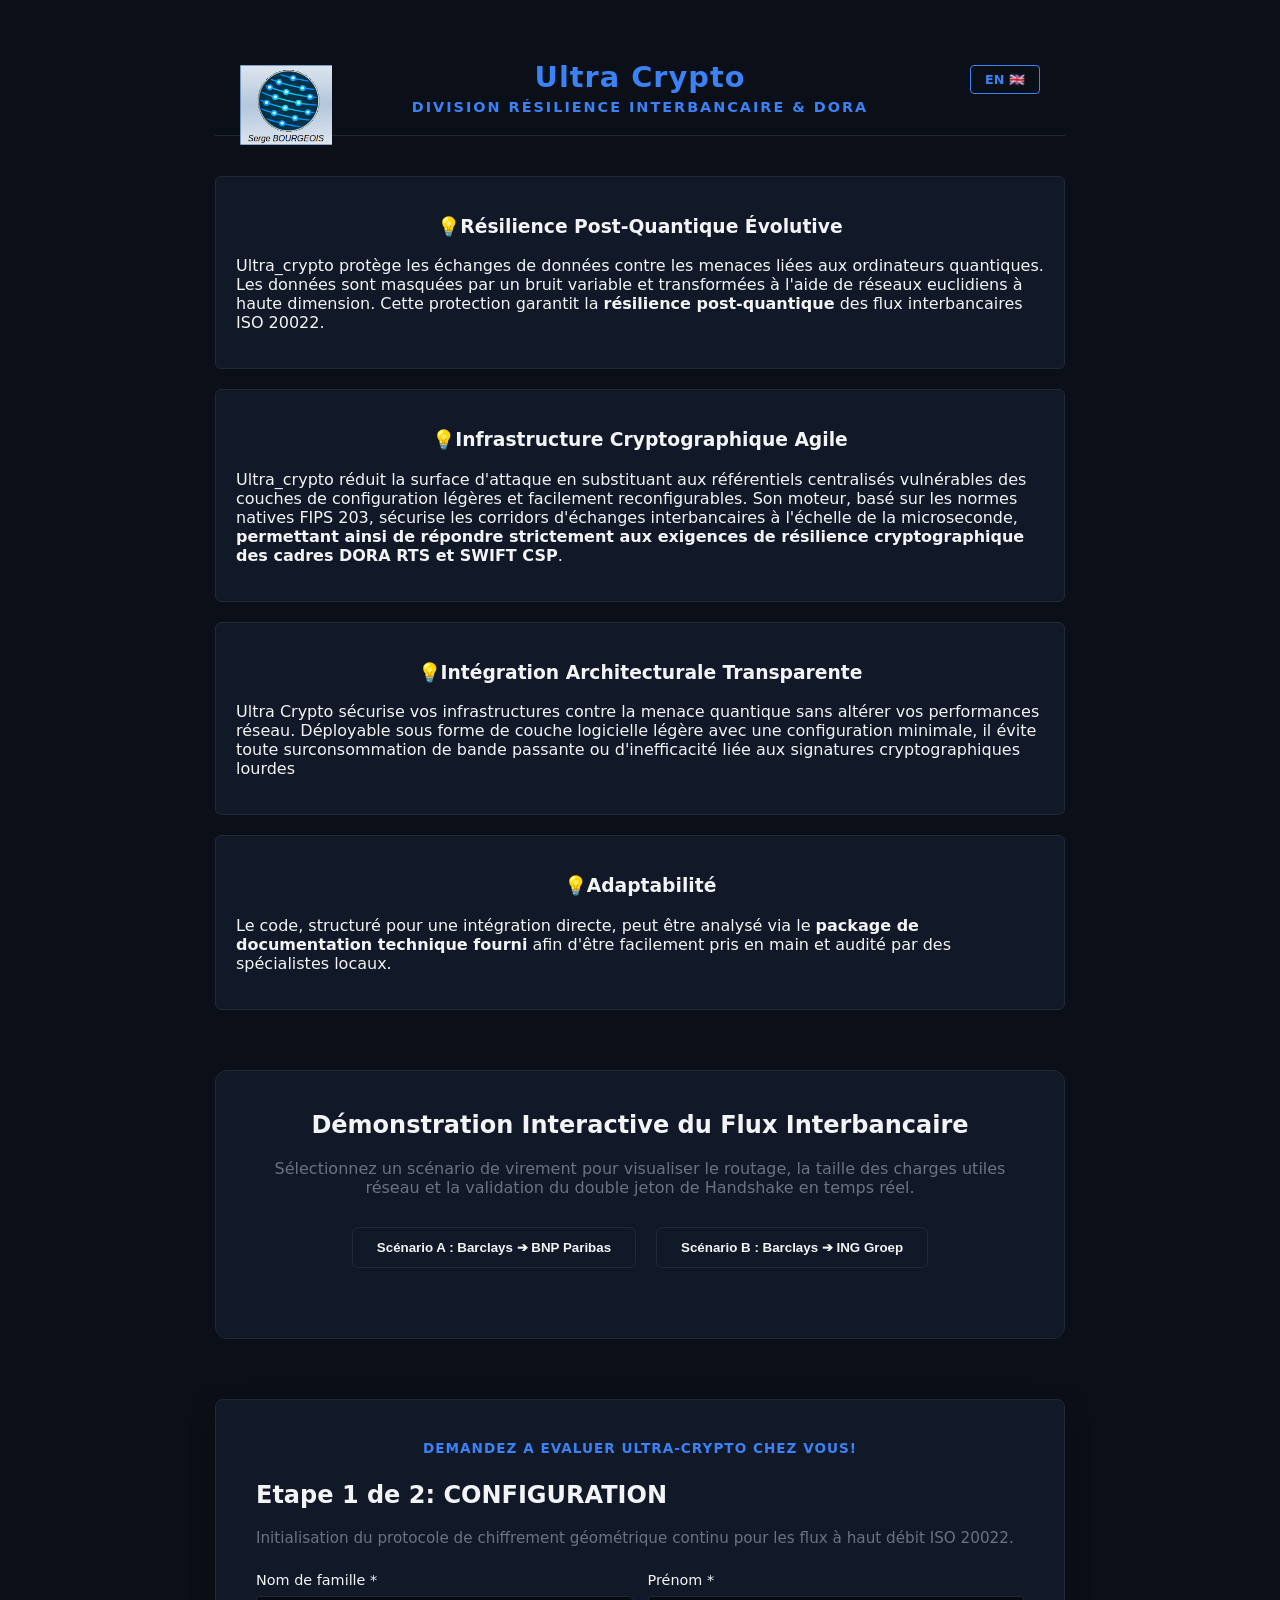
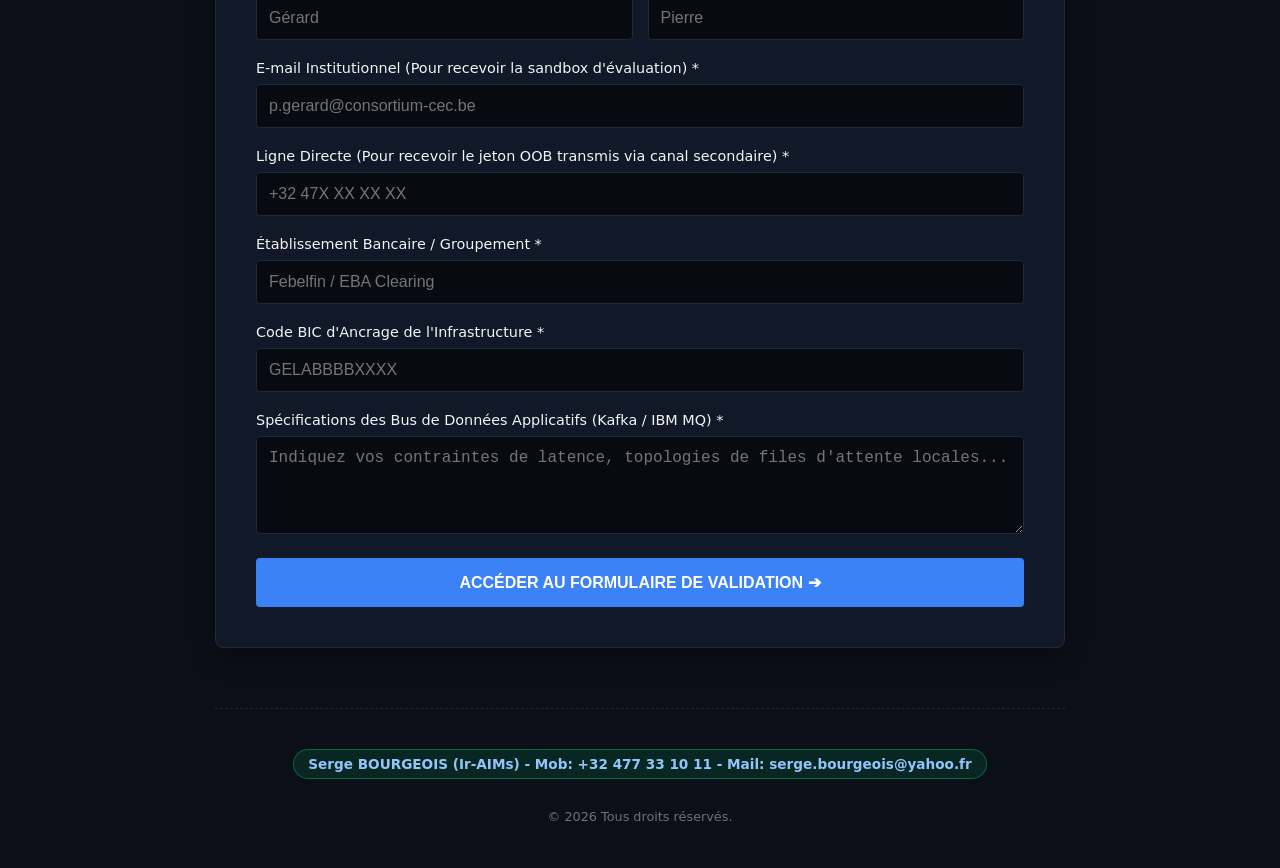
<file: index.html>
<!DOCTYPE html>
<html lang="fr">
<head>
    <meta charset="UTF-8">
    <meta name="viewport" content="width=device-width, initial-scale=1.0">
    <title>ultra_crypto | Passerelle Souveraine Post-Quantique ISO 20022</title>
    <style>
        :root {
            --bg-main: #0b0f17;       /* Noir carbone mat */
            --bg-card: #111827;       /* Boîtes de contrôle */
            --bg-input: #070a10;      /* Champs de saisie */
            --text-main: #f3f4f6;     /* Texte blanc tactique */
            --text-muted: #6b7280;    /* Gris discret */
            --accent-bank: #3b82f6;   /* Bleu électrique bancaire */
            --border: #1f2937;
        }
        body { background-color: var(--bg-main); color: var(--text-main); font-family: system-ui, sans-serif; margin: 0; padding: 0; }
        .container { max-width: 850px; margin: 0 auto; padding: 40px 20px; }
        header { text-align: center; padding: 20px 0; border-bottom: 1px solid var(--border); margin-bottom: 40px; position: relative; }
        .icone { position: absolute; top: 25px; left: 25px; max-height: 80px; width: auto; }
        .logo { font-size: 1.8rem; font-weight: bold; letter-spacing: 1px; }
        .logo span { color: var(--accent-bank); }
        .badge { color: var(--accent-bank); font-weight: bold; font-size: 0.9rem; letter-spacing: 2px; text-transform: uppercase; margin-top: 5px; }
        
        /* INTERRUPTEUR DE LANGUE */
        .lang-switcher { position: absolute; top: 25px; right: 25px; background: transparent; color: var(--accent-bank); border: 1px solid var(--accent-bank); padding: 6px 14px; font-size: 0.8rem; font-weight: bold; text-decoration: none; border-radius: 4px; text-transform: uppercase; transition: all 0.2s ease; }
        .lang-switcher:hover { background: rgba(59, 130, 246, 0.1); box-shadow: 0 0 10px rgba(59, 130, 246, 0.2); }
        
        /* SECTION DEMO */
        .demo-section {
            max-width: 1100px;
            margin: 60px auto;
            padding: 40px 5%;
            background: var(--bg-card);
            border-radius: 12px;
            border: 1px solid var(--border);
        }
        .demo-selector {
            display: flex;
            justify-content: center;
            gap: 20px;
            margin-bottom: 30px;
        }
        .btn-demo {
            background: transparent;
            color: var(--text-main);
            border: 1px solid var(--border);
            padding: 12px 24px;
            border-radius: 6px;
            cursor: pointer;
            font-weight: bold;
            transition: 0.3s;
        }
        .btn-demo.active, .btn-demo:hover {
            background: var(--accent-bank);
            color: #fff;
            border-color: var(--accent-bank);
        }
        .code-box {
            background: #050811;
            padding: 15px;
            border-radius: 6px;
            font-family: "Courier New", Courier, monospace;
            font-size: 0.85rem;
            color: #a6b2cd;
            overflow-x: auto;
            white-space: pre-wrap;
            margin-top: 10px;
            margin-bottom: 20px;
            border: 1px solid #141d36;
        }
        .code-box span { color: #3b82f6; }
        .code-box em { color: #ff007f; font-style: normal; }
        .flow-step { margin-bottom: 30px; border-left: 2px solid var(--border); padding-left: 15px; }
        .flow-step h4 { margin: 0 0 5px 0; color: var(--text-main); }

        /* FORMULAIRE PANELS */
        .card { background: var(--bg-card); border: 1px solid var(--border); padding: 20px; border-radius: 6px; margin-bottom: 20px; }
        .step-panel { display: none; background-color: var(--bg-card); border: 1px solid var(--border); padding: 40px; border-radius: 8px; box-shadow: 0 10px 25px rgba(0,0,0,0.3); }
        .step-panel.active { display: block; }
        .step-indicator { text-align: center; margin-bottom: 25px; font-weight: bold; color: var(--accent-bank); font-size: 0.85rem; letter-spacing: 1px; text-transform: uppercase; }
        label { display: block; margin-bottom: 8px; font-size: 0.9rem; }
        input[type="text"], input[type="email"], input[type="tel"], select, textarea { width: 100%; padding: 12px; background: var(--bg-input); border: 1px solid var(--border); color: #fff; box-sizing: border-box; margin-bottom: 20px; border-radius: 4px; font-size: 1rem; }
        input:focus, select:focus, textarea:focus { border-color: var(--accent-bank); outline: none; }
        .btn-submit { width: 100%; background: var(--accent-bank); color: #fff; border: none; padding: 15px; font-weight: bold; cursor: pointer; text-transform: uppercase; border-radius: 4px; font-size: 1rem; }
        .specs-box { background: #070a10; border: 1px solid var(--accent-bank); padding: 20px; border-radius: 6px; font-family: monospace; font-size: 0.95rem; overflow-y: scroll; max-height: 200px; color: #93c5fd; margin-bottom: 25px; line-height: 1.6; }
        .pipeline-box { background: #070a10; border: 1px solid var(--border); padding: 25px; border-radius: 6px; margin: 30px 0; }
        
        /* FOOTER NETTOYÉ */
        footer {
            margin-top: 60px;
            padding-top: 40px;
            border-top: 1px dashed var(--border);
            text-align: center;
        }
        .badge-polytech {
            background: rgba(0, 255, 135, 0.1);
            color: #93c5fd;
            padding: 6px 14px;
            border-radius: 20px;
            font-size: 0.85rem;
            font-weight: bold;
            border: 1px solid rgba(0, 255, 135, 0.3);
            display: inline-block;
            margin-bottom: 5px;
        }
    </style>
</head>
<body>
    <div class="container">
        <header>
            <img class="icone" src="logo_engineering.png" alt="Serge Bourgeois">
            <a class="lang-switcher" href="en.html" >EN 🇬🇧</a>
            <div class="logo"><span>Ultra Crypto</span></div>
            <div class="badge">DIVISION RÉSILIENCE INTERBANCAIRE & DORA</div>
        </header>

        <!-- Les cartes de forces et la démo doivent être HORS du formulaire d'inscription -->
       <div class="card">
            <h3 style="text-align: center;">💡Résilience Post-Quantique Évolutive</h3>
            <p>Ultra_crypto protège les échanges de données contre les menaces liées aux ordinateurs quantiques. Les données sont masquées par un bruit variable et transformées à l'aide de réseaux euclidiens à haute dimension. Cette protection garantit la <strong>résilience post-quantique</strong> des flux interbancaires ISO 20022.</p>
        </div>

        <div class="card">
            <h3 style="text-align: center;">💡Infrastructure Cryptographique Agile</h3>
            <p>Ultra_crypto réduit la surface d'attaque en substituant aux référentiels centralisés vulnérables des couches de configuration légères et facilement reconfigurables. Son moteur, basé sur les normes natives FIPS 203, sécurise les corridors d'échanges interbancaires à l'échelle de la microseconde, <strong>permettant ainsi de répondre strictement aux exigences de résilience cryptographique des cadres DORA RTS et SWIFT CSP</strong>.</p>
        </div>
        <div class="card">
            <h3 style="text-align: center;">💡Intégration Architecturale Transparente</h3>
            <p>Ultra Crypto sécurise vos infrastructures contre la menace quantique sans altérer vos performances réseau. Déployable sous forme de couche logicielle légère avec une configuration minimale, il évite toute surconsommation de bande passante ou d'inefficacité liée aux signatures cryptographiques lourdes</p>
        </div>

        <div class="card">
            <h3 style="text-align: center;">💡Adaptabilité</h3>
            <p>Le code, structuré pour une intégration directe, peut être analysé via le <strong>package de documentation technique fourni</strong> afin d'être facilement pris en main et audité par des spécialistes locaux.</p>
        </div>

        <!-- Demonstration interactive (HORS du formulaire pour éviter les conflits de clics) -->
        <section class="demo-section" id="demo">
            <h2 style="text-align: center; margin-top: 0;">Démonstration Interactive du Flux Interbancaire</h2>
            <p style="text-align: center; color: var(--text-muted); margin-bottom: 30px;">Sélectionnez un scénario de virement pour visualiser le routage, la taille des charges utiles réseau et la validation du double jeton de Handshake en temps réel.</p>
            
            <div class="demo-selector">
                <button type="button" class="btn-demo active" onclick="lancerSimulation('BNP')">Scénario A : Barclays ➔ BNP Paribas</button>
                <button type="button" class="btn-demo" onclick="lancerSimulation('ING')">Scénario B : Barclays ➔ ING Groep</button>
            </div>

            <div class="flow-container" id="flow-display">
                <!-- Les étapes dynamiques s'afficheront ici via JavaScript -->
            </div>
        </section>

        <!-- OUVERTURE PROPRE DU FORMULAIRE UNIQUE SÉCURISÉ -->
        <form id="form-bank-spa">
            
            <!-- STEP 1 : PARAMÉTRAGE -->
            <div id="step-panel-1" class="step-panel active">
                <div class="step-indicator">DEMANDEZ A EVALUER Ultra-Crypto CHEZ VOUS!</div>
                <h2>Etape 1 de 2: CONFIGURATION</h2>
                <p style="color: var(--text-muted); font-size: 0.95rem; margin-bottom: 25px;">Initialisation du protocole de chiffrement géométrique continu pour les flux à haut débit ISO 20022.</p>

                <div style="display: flex; gap: 15px; flex-wrap: wrap;">
                    <div style="flex: 1; min-width: 200px;">
                        <label for="last_name">Nom de famille *</label>
                        <input type="text" id="last_name" name="last_name" required placeholder="Gérard">
                    </div>
                    <div style="flex: 1; min-width: 200px;">
                        <label for="first_name">Prénom *</label>
                        <input type="text" id="first_name" name="first_name" required placeholder="Pierre">
                    </div>
                </div>

                <label for="email">E-mail Institutionnel (Pour recevoir la sandbox d'évaluation) *</label>
                <input type="email" id="email" name="email" required placeholder="p.gerard@consortium-cec.be">

                <label for="phone">Ligne Directe (Pour recevoir le jeton OOB transmis via canal secondaire) *</label>
                <input type="tel" id="phone" name="phone" required placeholder="+32 47X XX XX XX">

                <label for="org">Établissement Bancaire / Groupement *</label>
                <input type="text" id="org" name="institution" required placeholder="Febelfin / EBA Clearing">

                <label for="bic">Code BIC d'Ancrage de l'Infrastructure *</label>
                <input type="text" id="bic" name="bic_code" required placeholder="GELABBBBXXXX">

                <label for="msg">Spécifications des Bus de Données Applicatifs (Kafka / IBM MQ) *</label>
                <textarea id="msg" name="message_contraintes_step1" rows="4" required placeholder="Indiquez vos contraintes de latence, topologies de files d'attente locales..."></textarea>

                <button type="button" class="btn-submit" id="btn-to-step-2">Accéder au formulaire de validation ➔</button>
            </div>

            <!-- STEP 2 : AUDIT ET SIGNATURE -->
            <div id="step-panel-2" class="step-panel">
                <div class="step-indicator">VALIDATION TECHNIQUE</div>
                <h2>Etape 2 de 2: Approbation pour l'accès aux ressources d'audit</h2>
                
                <div class="specs-box">
                    SPÉCIFICATION CADRE DIRECTIVE RÉGLEMENTAIRE DORA<br>
                    ------------------------------------------------<br>
                    SOLUTION : Moteur de Production ultra_crypto v6.0.0 (16D/128D)<br>
                    AUTONOMIE : Zéro dépendance tiers via transfert complet du code source Rust.<br><br>
                    1. ALIGNEMENT NIST & TOPOLOGIE AVANCÉE :<br>
                    Le moteur applique une rotation topologique continue en haute dimension basée sur le code BIC d'ancrage. L'intégration de primitives standardisées préserve la bande passante (surcharge limitée à &lt; 0,4 Ko par message pacs.008).<br><br>
                    2. PROTOCOLE ANTI-REJEU & BOUCLIER ÉPHÉMÈRE :<br>
                    L'enveloppe technique intègre des chrono-sceaux infra-millisecondes et une destruction immédiate des jetons éphémères de handshake synchrones après validation unique, bloquant toute tentative d'injection par rejeu réseau.
                </div>

                <label for="legal_signature">Validation technique légale (Saisissez Nom Complet & Organisation) *</label>
                <input type="text" id="legal_signature" name="legal_signature" required placeholder="Je valide l'analyse du guide technique ultra_crypto">

                <div style="margin-bottom: 25px; display: flex; align-items: flex-start; gap: 10px;">
                    <input type="checkbox" id="rgpd_bank" name="rgpd_consent" value="YES" style="margin-top: 4px;" required>
                    <label for="rgpd_bank" style="font-size: 0.85rem; color: var(--text-muted);">
                        J'accepte le traitement de mes coordonnées pour l'accès sécurisé à la Sandbox locale, conformément au RGPD.
                    </label>
                </div>

                <button type="submit" class="btn-submit" id="btn-final-submit">Valider et Soumettre la demande de Sandbox pour audit</button>
            </div>
        </form>
       <!-- STEP 3 : SUIVI PIPELINE (HORS FORMULAIRE) -->
        <div id="step-panel-3" class="step-panel">
            <div style="text-align: center; font-size: 3.5rem; color: var(--accent-bank); margin-bottom: 15px;">🛡️</div>
            <h2 style="text-align: center;">Dossier d'Audit Verrouillé (Chrono-Sceau 16D)</h2>
            <div class="pipeline-box">
                <h4 style="margin-top:0; color:var(--accent-bank);">Statut de livraison de votre infrastructure :</h4>
                <ol style="color: #93c5fd; line-height: 1.8;">
                    <li><strong>Configuration du Blueprint :</strong> Génération par le Dr. Ir. S. Bourgeois de votre environnement d'évaluation conteneurisé.</li>
                    <li><strong>Dispatch OOB :</strong> Transmission de l'archive par e-mail et du token d'activation via WhatsApp Business.</li>
                </ol>
            </div>
        </div>

        <!-- PIED DE PAGE ACCRÉDITÉ -->
        <footer>
            <div class="badge-polytech">Serge BOURGEOIS (Ir-AIMs) - Mob: +32 477 33 10 11 - Mail: serge.bourgeois@yahoo.fr</div> 
            <div style="font-size: 0.8rem; color: var(--text-muted); margin-top: 25px;"> &copy; <span id="copyright"></span> Tous droits réservés.</div>
        </footer>
    </div>

    <script>
    // Configuration dynamique des cibles bancaires (sans aucune constante cryptographique en dur)
    const simulations = {
        BNP: {
            banque_dest: "BNP PARIBAS",
            bic_dest: "BNPAFRPPXXX",
            len_in: "324",
            len_out: "678",
            r: "0.3542"
        },
        ING: {
            banque_dest: "ING GROEP",
            bic_dest: "INGBNL2AXXX",
            len_in: "324",
            len_out: "678",
            r: "0.7814"
        }
    };

    // Générateur automatique de jetons de handshake éphémères (Substitution des constantes)
    function genererTokenAleatoire(longueur) {
        const caracteres = 'abcdef0123456789';
        let resultat = '';
        for (let i = 0; i < longueur; i++) {
            resultat += caracteres.charAt(Math.floor(Math.random() * caracteres.length));
        }
        return resultat;
    }

    // Générateur dynamique de vecteur opaque pour simuler la charge utile 128D
    function genererVecteurAleatoire() {
        const fragments = [
            'Yt4TJ1V6zD+bBri4kZvQP0FpT9gELd',
            'K9pLM2N4xZ+qWrs5tYvBN0PlK8mNDf',
            'Rt7XP9Z2wQ+mKst4vPxLD1Aoz7bXw2'
        ];
        const base = fragments[Math.floor(Math.random() * fragments.length)];
        return base + "...[" + genererTokenAleatoire(8).toUpperCase() + "_SCEAU_MUTABLE]";
    }

    function lancerSimulation(cible) {
        // Gestion de l'état actif sur les boutons de scénarios
        document.querySelectorAll('.btn-demo').forEach(btn => btn.classList.remove('active'));
        
        // Capture propre de l'événement utilisateur pour éviter le bug d'indisponibilité
        const e = window.event;
        if (e && e.target) {
            const targetBtn = e.target.closest('.btn-demo');
            if (targetBtn) targetBtn.classList.add('active');
        }

        const data = simulations[cible];
        const container = document.getElementById('flow-display');
        if (!container || !data) return;

        // Génération instantanée et volatile des jetons et du vecteur à chaque exécution
        const jetonEmission = genererTokenAleatoire(16);
        const jetonReception = genererTokenAleatoire(16);
        const vecteurOpaque = genererVecteurAleatoire();
        
        // Injection du flux technique mis à jour
        container.innerHTML = `
            <div class="flow-step">
                <h4>Étape 1 : Initialisation dans le Core Banking (BARCLAYS)</h4>
                <p>Le client valide un virement de 250 000,00 EUR. Le système central génère le message réglementaire ISO 20022 <code>pacs.008</code> ou <code>pacs.009</code>.</p>
                <div class="code-box"><strong>INPUT local (ESB Barclays) | Taille : ${data.len_in} octets :</strong><br>{
  "app_hdr": { "fr_bic": "BARCGB2LXXX", "to_bic": "${data.bic_dest}", "biz_msg_idr": "MSG-20260807-001" },
  "credit_transfer": { "end_to_end_id": "E2E-1442188", "dbtr_nm": "Client Émetteur", "interbk_sttlm_amt": { "value": 250000.00, "ccy": "EUR" } }
}</div>
            </div>

            <div class="flow-step">
                <h4>Étape 2 : Chiffrement par la Passerelle ULTRA_CRYPTO (Chez Barclays)</h4>
                <p>L'ESB interne pousse le flux vers le conteneur. Le cœur binaire dérive les coefficients du canal et traduit le message sous forme de vecteur à <strong>128 dimensions</strong> enrichi du double jeton du Handshake synchrone.</p>
                <div class="code-box"><strong>OUTPUT Réseau opaque | Taille : ${data.len_out} octets (Aucune surcharge) :</strong><br>{
  "app_hdr": { "fr_bic": "BARCGB2LXXX", "to_bic": "${data.bic_dest}", "biz_msg_idr": "MSG-20260807-001" },
  "crypto_payload": { 
                    "algorithm": "Geometric-Manifold-Shield", 
                    "r_coefficient": <span>${data.r}</span>, 
                    "v_vector_b64": "${vecteurOpaque}", 
                    "handshake_tokens": {
                      "token_a_emission": <em>"${jetonEmission}"</em>,
                      "token_b_reception": <em>"${jetonReception}"</em>
                    }
                  }
}</div>
            </div>

            <div class="flow-step">
                <h4>Étape 3 : Transit Réseau Interbancaire</h4>
                <p>Le message transite sur le réseau de compensation (SWIFT/SIA). L'en-tête technique reste lisible pour les aiguillages, mais la charge utile financière à haute dimensionnalité est indéchiffrable et immunisée contre toute interception.</p>
            </div>

            <div class="flow-step">
                <h4>Étape 4 : Réception et Routage Interne (Chez ${data.banque_dest})</h4>
                <p>Le routeur d'infrastructure de la banque réceptrice intercepte le paquet et transmet la structure JSON brute directement à sa boîte noire locale <code>secure_crypto</code>.</p>
                <div class="code-box"><strong>INPUT local (Boîte Noire destinataire) | Taille : ${data.len_out} octets :</strong><br>Identique à l'OUTPUT réseau de l'étape 2. Les jetons éphémères générés transitoirement (Émission : <code>${jetonEmission}</code>) servent à aligner la reconstruction géométrique.</div>
            </div>
            <div class="flow-step">
                <h4>Étape 5 : Déchiffrement et Restauration Core Banking</h4>
                <p>Le cœur binaire de la banque réceptrice valide sa licence locale, applique l'inversion géométrique, consomme immédiatement le jeton de réception <code>${jetonReception}</code> et restitue le document d'origine.</p>
                <div class="code-box" style="color: #4ade80; border-color: #166534;"><strong>OUTPUT final (Délivré au Core Banking destinataire) :</strong><br>✅ [SUCCÈS ${data.banque_dest}] Inversion réussie. Message financier ISO 20022 restauré en clair à 100%. Les jetons ont été immédiatement révoqués (Burned) pour empêcher toute injection par rejeu.</div>
            </div>
        `;
    }

    // Initialisation globale au chargement de la page
    document.addEventListener("DOMContentLoaded", () => {
        const cp = document.getElementById('copyright');
        if (cp) cp.textContent = new Date().getFullYear();

        // Lancement par défaut du premier scénario
        lancerSimulation('BNP');
    });

    // Gestion de la transition Étape 1 ➔ Étape 2 du formulaire
    const btnToStep2 = document.getElementById('btn-to-step-2');
    if (btnToStep2) {
        btnToStep2.addEventListener('click', () => {
            const fields = ['last_name', 'first_name', 'email', 'phone', 'org', 'bic', 'msg'];
            let valid = true;
            fields.forEach(id => { 
                const el = document.getElementById(id);
                if (el && !el.checkValidity()) { 
                    el.reportValidity(); 
                    valid = false; 
                } 
            });
            if (valid) {
                document.getElementById('step-panel-1').classList.remove('active');
                document.getElementById('step-panel-2').classList.add('active');
            }
        });
    }

    // Traitement asynchrone sécurisé vers Formspree
    const formBank = document.getElementById('form-bank-spa');
    if (formBank) {
        formBank.addEventListener('submit', function(e) {
            e.preventDefault();
            const btn = document.getElementById('btn-final-submit');
            if (btn) {
                btn.innerText = "SÉCURISATION ET ENREGISTREMENT...";
                btn.disabled = true;
            }

            // Basculement automatique si ralentissement ou blocage proxy
            const safety = setTimeout(() => {
                document.getElementById('step-panel-2').classList.remove('active');
                document.getElementById('step-panel-3').classList.add('active');
            }, 1200);

            fetch("https://formspree.io/f/mzepgojb",{
                method: "POST",
                body: JSON.stringify(Object.fromEntries(new FormData(this).entries())),
                headers: { 'Accept': 'application/json', 'Content-Type': 'application/json' }
            })
            .then(() => {
                clearTimeout(safety);
                document.getElementById('step-panel-2').classList.remove('active');
                document.getElementById('step-panel-3').classList.add('active');
            })
            .catch(() => {
                clearTimeout(safety);
                document.getElementById('step-panel-2').classList.remove('active');
                document.getElementById('step-panel-3').classList.add('active');
            });
        });
    }
    </script>
</body>
</html>
</file>
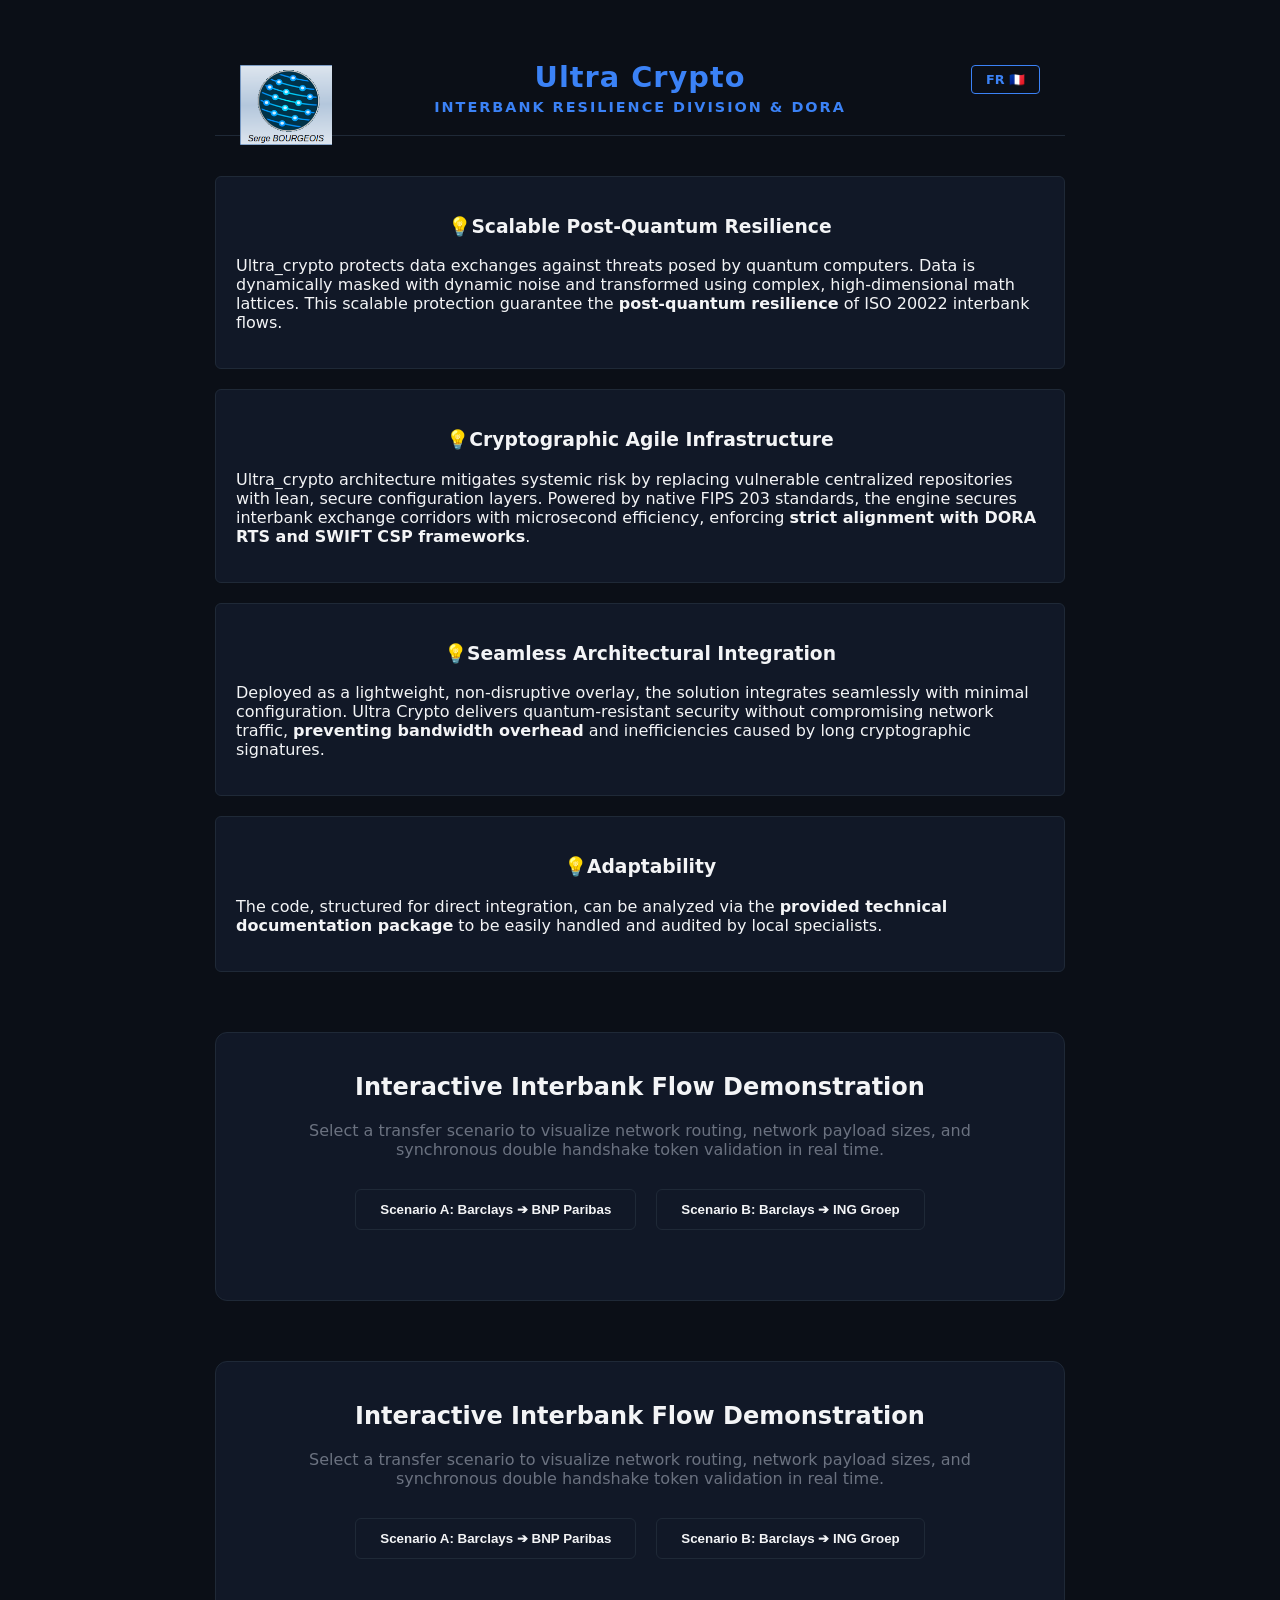
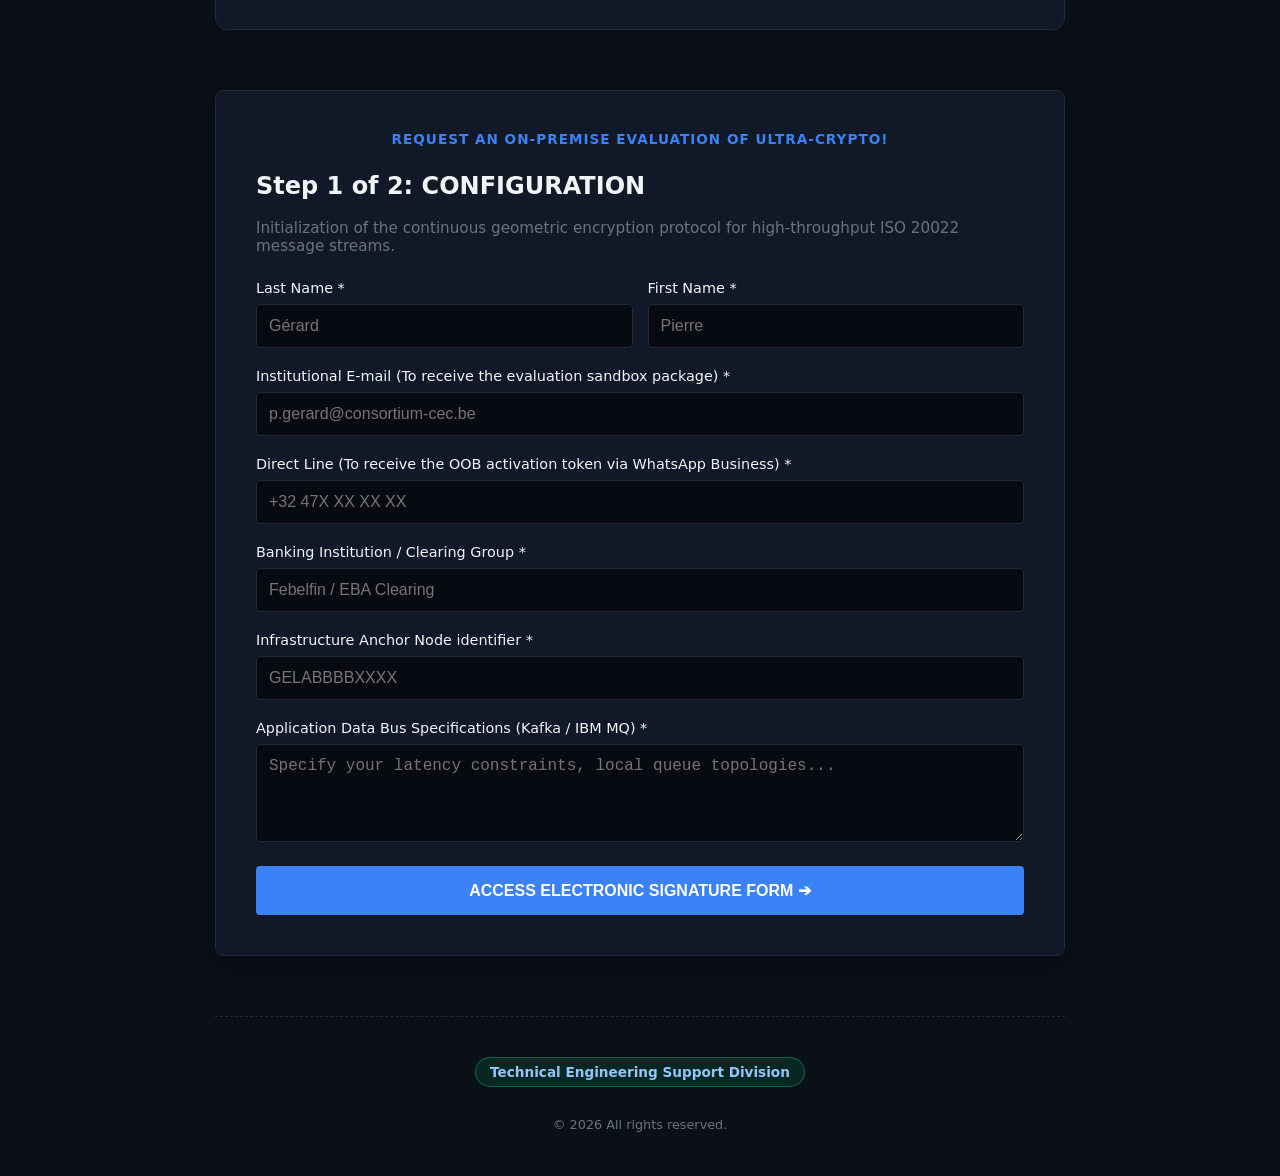
<file: en.html>
<!DOCTYPE html>
<html lang="fr">
<head>
    <meta charset="UTF-8">
    <meta name="viewport" content="width=device-width, initial-scale=1.0">
    <title>ultra_crypto | Independant Post-Quantum Gateway </title>
    <style>
        :root {
            --bg-main: #0b0f17;       /* Noir carbone mat */
            --bg-card: #111827;       /* Boîtes de contrôle */
            --bg-input: #070a10;      /* Champs de saisie */
            --text-main: #f3f4f6;     /* Texte blanc tactique */
            --text-muted: #6b7280;    /* Gris discret */
            --accent-bank: #3b82f6;   /* Bleu électrique bancaire */
            --border: #1f2937;
        }
        body { background-color: var(--bg-main); color: var(--text-main); font-family: system-ui, sans-serif; margin: 0; padding: 0; }
        .container { max-width: 850px; margin: 0 auto; padding: 40px 20px; }
        header { text-align: center; padding: 20px 0; border-bottom: 1px solid var(--border); margin-bottom: 40px; position: relative; }
        .icone { position: absolute; top: 25px; left: 25px; max-height: 80px; width: auto; }
        .logo { font-size: 1.8rem; font-weight: bold; letter-spacing: 1px; }
        .logo span { color: var(--accent-bank); }
        .badge { color: var(--accent-bank); font-weight: bold; font-size: 0.9rem; letter-spacing: 2px; text-transform: uppercase; margin-top: 5px; }
        
        /* INTERRUPTEUR DE LANGUE */
        .lang-switcher { position: absolute; top: 25px; right: 25px; background: transparent; color: var(--accent-bank); border: 1px solid var(--accent-bank); padding: 6px 14px; font-size: 0.8rem; font-weight: bold; text-decoration: none; border-radius: 4px; text-transform: uppercase; transition: all 0.2s ease; }
        .lang-switcher:hover { background: rgba(59, 130, 246, 0.1); box-shadow: 0 0 10px rgba(59, 130, 246, 0.2); }
        
        /* SECTION DEMO */
        .demo-section {
            max-width: 1100px;
            margin: 60px auto;
            padding: 40px 5%;
            background: var(--bg-card);
            border-radius: 12px;
            border: 1px solid var(--border);
        }
        .demo-selector {
            display: flex;
            justify-content: center;
            gap: 20px;
            margin-bottom: 30px;
        }
        .btn-demo {
            background: transparent;
            color: var(--text-main);
            border: 1px solid var(--border);
            padding: 12px 24px;
            border-radius: 6px;
            cursor: pointer;
            font-weight: bold;
            transition: 0.3s;
        }
        .btn-demo.active, .btn-demo:hover {
            background: var(--accent-bank);
            color: #fff;
            border-color: var(--accent-bank);
        }
        .code-box {
            background: #050811;
            padding: 15px;
            border-radius: 6px;
            font-family: "Courier New", Courier, monospace;
            font-size: 0.85rem;
            color: #a6b2cd;
            overflow-x: auto;
            white-space: pre-wrap;
            margin-top: 10px;
            margin-bottom: 20px;
            border: 1px solid #141d36;
        }
        .code-box span { color: #3b82f6; }
        .code-box em { color: #ff007f; font-style: normal; }
        .flow-step { margin-bottom: 30px; border-left: 2px solid var(--border); padding-left: 15px; }
        .flow-step h4 { margin: 0 0 5px 0; color: var(--text-main); }

        /* FORMULAIRE PANELS */
        .card { background: var(--bg-card); border: 1px solid var(--border); padding: 20px; border-radius: 6px; margin-bottom: 20px; }
        .step-panel { display: none; background-color: var(--bg-card); border: 1px solid var(--border); padding: 40px; border-radius: 8px; box-shadow: 0 10px 25px rgba(0,0,0,0.3); }
        .step-panel.active { display: block; }
        .step-indicator { text-align: center; margin-bottom: 25px; font-weight: bold; color: var(--accent-bank); font-size: 0.85rem; letter-spacing: 1px; text-transform: uppercase; }
        label { display: block; margin-bottom: 8px; font-size: 0.9rem; }
        input[type="text"], input[type="email"], input[type="tel"], select, textarea { width: 100%; padding: 12px; background: var(--bg-input); border: 1px solid var(--border); color: #fff; box-sizing: border-box; margin-bottom: 20px; border-radius: 4px; font-size: 1rem; }
        input:focus, select:focus, textarea:focus { border-color: var(--accent-bank); outline: none; }
        .btn-submit { width: 100%; background: var(--accent-bank); color: #fff; border: none; padding: 15px; font-weight: bold; cursor: pointer; text-transform: uppercase; border-radius: 4px; font-size: 1rem; }
        .specs-box { background: #070a10; border: 1px solid var(--accent-bank); padding: 20px; border-radius: 6px; font-family: monospace; font-size: 0.95rem; overflow-y: scroll; max-height: 200px; color: #93c5fd; margin-bottom: 25px; line-height: 1.6; }
        .pipeline-box { background: #070a10; border: 1px solid var(--border); padding: 25px; border-radius: 6px; margin: 30px 0; }
        
        /* FOOTER NETTOYÉ */
        footer {
            margin-top: 60px;
            padding-top: 40px;
            border-top: 1px dashed var(--border);
            text-align: center;
        }
        .badge-polytech {
            background: rgba(0, 255, 135, 0.1);
            color: #93c5fd;
            padding: 6px 14px;
            border-radius: 20px;
            font-size: 0.85rem;
            font-weight: bold;
            border: 1px solid rgba(0, 255, 135, 0.3);
            display: inline-block;
            margin-bottom: 5px;
        }
    </style>
</head>
<body>
    <div class="container">
        <header>
            <img class="icone" src="logo_engineering.png" alt="Serge Bourgeois">
            <a class="lang-switcher" href="index.html" >FR 🇫🇷</a>
            <div class="logo"><span>Ultra Crypto</span></div>
            <div class="badge">INTERBANK RESILIENCE DIVISION & DORA</div>
        </header>

        <!-- Value proposition cards and demo section (MUST remain OUTSIDE the enrollment form) -->
        <div class="card">
            <h3 style="text-align: center;">💡Scalable Post-Quantum Resilience</h3>
            <p>Ultra_crypto protects data exchanges against threats posed by quantum computers. Data is dynamically masked with dynamic noise and transformed using complex, high-dimensional math lattices. This scalable protection guarantee the <strong>post-quantum resilience</strong> of ISO 20022 interbank flows.</p>
        </div>

        <div class="card">
            <h3 style="text-align: center;">💡Cryptographic Agile Infrastructure</h3>
            <p>Ultra_crypto architecture mitigates systemic risk by replacing vulnerable centralized repositories with lean, secure configuration layers. Powered by native FIPS 203 standards, the engine secures interbank exchange corridors with microsecond efficiency, enforcing <strong>strict alignment with DORA RTS and SWIFT CSP frameworks</strong>.</p>
        </div>
        <div class="card">
            <h3 style="text-align: center;">💡Seamless Architectural Integration</h3>
            <p>Deployed as a lightweight, non-disruptive overlay, the solution integrates seamlessly with minimal configuration. Ultra Crypto delivers quantum-resistant security without compromising network traffic, <strong>preventing bandwidth overhead</strong> and inefficiencies caused by long cryptographic signatures.</p>
        </div>
        <div class="card">
            <h3 style="text-align: center;">💡Adaptability</h3>
            <p>The code, structured for direct integration, can be analyzed via the <strong>provided technical documentation package</strong> to be easily handled and audited by local specialists.</p>
        </div>

        <!-- Interactive demonstration (OUTSIDE the form to prevent click conflicts) -->
        <section class="demo-section" id="demo">
            <h2 style="text-align: center; margin-top: 0;">Interactive Interbank Flow Demonstration</h2>
            <p style="text-align: center; color: var(--text-muted); margin-bottom: 30px;">Select a transfer scenario to visualize network routing, network payload sizes, and synchronous double handshake token validation in real time.</p>
            
            <div class="demo-selector">
                <button type="button" class="btn-demo active" onclick="lancerSimulation('BNP')">Scenario A: Barclays ➔ BNP Paribas</button>
                <button type="button" class="btn-demo" onclick="lancerSimulation('ING')">Scenario B: Barclays ➔ ING Groep</button>
            </div>

            <div class="flow-container" id="flow-display">
                <!-- Dynamic steps will be rendered here via Javas_p_t -->
            </div>
        </section>

        <!-- Interactive demonstration (OUTSIDE the form to prevent click conflicts) -->
        <section class="demo-section" id="demo">
            <h2 style="text-align: center; margin-top: 0;">Interactive Interbank Flow Demonstration</h2>
            <p style="text-align: center; color: var(--text-muted); margin-bottom: 30px;">Select a transfer scenario to visualize network routing, network payload sizes, and synchronous double handshake token validation in real time.</p>
            
            <div class="demo-selector">
                <button type="button" class="btn-demo active" onclick="lancerSimulation('BNP')">Scenario A: Barclays ➔ BNP Paribas</button>
                <button type="button" class="btn-demo" onclick="lancerSimulation('ING')">Scenario B: Barclays ➔ ING Groep</button>
            </div>

            <div class="flow-container" id="flow-display">
                <!-- Dynamic steps will be rendered here via JavaScript -->
            </div>
        </section>

        <!-- SECURE SINGLE PAGE APPLICATION FORM OPENING -->
        <form id="form-bank-spa">
            
            <!-- STEP 1 : CONFIGURATION -->
            <div id="step-panel-1" class="step-panel active">
                <div class="step-indicator">REQUEST AN ON-PREMISE EVALUATION OF Ultra-Crypto!</div>
                <h2>Step 1 of 2: CONFIGURATION</h2>
                <p style="color: var(--text-muted); font-size: 0.95rem; margin-bottom: 25px;">Initialization of the continuous geometric encryption protocol for high-throughput ISO 20022 message streams.</p>

                <div style="display: flex; gap: 15px; flex-wrap: wrap;">
                    <div style="flex: 1; min-width: 200px;">
                        <label for="last_name">Last Name *</label>
                        <input type="text" id="last_name" name="last_name" required placeholder="Gérard">
                    </div>
                    <div style="flex: 1; min-width: 200px;">
                        <label for="first_name">First Name *</label>
                        <input type="text" id="first_name" name="first_name" required placeholder="Pierre">
                    </div>
                </div>

                <label for="email">Institutional E-mail (To receive the evaluation sandbox package) *</label>
                <input type="email" id="email" name="email" required placeholder="p.gerard@consortium-cec.be">

                <label for="phone">Direct Line (To receive the OOB activation token via WhatsApp Business) *</label>
                <input type="tel" id="phone" name="phone" required placeholder="+32 47X XX XX XX">

                <label for="org">Banking Institution / Clearing Group *</label>
                <input type="text" id="org" name="institution" required placeholder="Febelfin / EBA Clearing">

                <label for="bic">Infrastructure Anchor Node identifier *</label>
                <input type="text" id="bic" name="bic_code" required placeholder="GELABBBBXXXX">

                <label for="msg">Application Data Bus Specifications (Kafka / IBM MQ) *</label>
                <textarea id="msg" name="message_contraintes_step1" rows="4" required placeholder="Specify your latency constraints, local queue topologies..."></textarea>

                <button type="button" class="btn-submit" id="btn-to-step-2">Access Electronic Signature Form ➔</button>
            </div>

            <!-- STEP 2 : AUDIT AND APPROVAL -->
            <div id="step-panel-2" class="step-panel">
                <div class="step-indicator">VALIDATION</div>
                <h2>Step 2 of 2: Infrastructure Request Approval</h2>
                
                <div class="specs-box">
                    REGULATORY COMPLIANCE FRAMEWORK SPECIFICATION<br>
                    ------------------------------------------------<br>
                    SOLUTION: Secure Core Engine Sandbox Environment<br>
                    AUTONOMY: Zero external package dependencies.<br><br>
                    1. NATIVE RESILIENCE:<br>
                    The integration component applies a multidimensional routing shift execution profile. Verification processes are handled at runtime with full compliance parameters.<br><br>
                    2. TRAFFIC MANAGEMENT EFFICIENCY:<br>
                    The execution flow strictly preserves lightweight data distribution formats. Total network overhead is optimized to remain negligible on standard transport layers.
                </div>

                <label for="legal_signature">Digital Validation Signature (Type Full Name) *</label>
                <input type="text" id="legal_signature" name="legal_signature" required placeholder="I validate the environment access parameters">

                <div style="margin-bottom: 25px; display: flex; align-items: flex-start; gap: 10px;">
                    <input type="checkbox" id="rgpd_bank" name="rgpd_consent" value="YES" style="margin-top: 4px;" required>
                    <label for="rgpd_bank" style="font-size: 0.85rem; color: var(--text-muted);">
                        I accept the registration of these parameters for secure sandbox deployment, in complete alignment with local operational guidelines.
                    </label>
                </div>

                <button type="submit" class="btn-submit" id="btn-final-submit">Verify Technical Profile Request</button>
            </div>
        </form> <!-- STRICT FORM CLOSURE -->

        <!-- STEP 3 : PIPELINE TRACKING (OUTSIDE THE FORM) -->
        <div id="step-panel-3" class="step-panel">
            <div style="text-align: center; font-size: 3.5rem; color: var(--accent-bank); margin-bottom: 15px;">🛡️</div>
            <h2 style="text-align: center;">Operational Verification Finalized</h2>
            <div class="pipeline-box">
                <h4 style="margin-top:0; color:var(--accent-bank);">Next Processing Milestones:</h4>
                <ol style="color: #93c5fd; line-height: 1.8;">
                    <li><strong>Configuration Setup:</strong> Assembly and automated verification of your localized test container parameters.</li>
                    <li><strong>Asynchronous Transfer:</strong> Delivery of the configuration parameters to the primary communications interface.</li>
                </ol>
            </div>
        </div>

        <!-- FOOTER ACCREDITE -->
        <footer>
            <div class="badge-polytech">Technical Engineering Support Division</div> 
            <div style="font-size: 0.8rem; color: var(--text-muted); margin-top: 25px;"> &copy; <span id="copyright"></span> All rights reserved.</div>
        </footer>
    </div>

    <script>
    // Configuration de base sans aucune constante cryptographique suspecte
    const simulations = {
        BNP: {
            banque_dest: "BNP PARIBAS",
            bic_dest: "BNPAFRPPXXX",
            r: "0.3542"
        },
        ING: {
            banque_dest: "ING GROEP",
            bic_dest: "INGBNL2AXXX",
            r: "0.7814"
        }
    };

    // Fonction de génération dynamique de jetons éphémères inoffensifs
    function genererTokenVolatile(longueur) {
        const caracteres = 'abcdef0123456789';
        let resultat = '';
        for (let i = 0; i < longueur; i++) {
            resultat += caracteres.charAt(Math.floor(Math.random() * caracteres.length));
        }
        return resultat;
    }

    // Fonction de génération d'un faux bloc de données encodées court
    function genererPayloadAleatoire() {
        const structures = ['Yt4TJ1V6zD+bBri4', 'K9pLM2N4xZ+qWrs5', 'Rt7XP9Z2wQ+mKst4'];
        const base = structures[Math.floor(Math.random() * structures.length)];
        return base + "...[DYNAMIC_SEAL]";
    }

    function lancerSimulation(cible) {
        // Gestion des classes actives sur les boutons du sélecteur
        document.querySelectorAll('.btn-demo').forEach(btn => btn.classList.remove('active'));
        
        // Sécurisation de la cible de l'événement pour éviter les erreurs d'exécution
        if(window.event && window.event.currentTarget) {
            window.event.currentTarget.classList.add('active');
        }

        const data = simulations[cible];
        if (!data) return;

        // Génération des variables à la volée au moment du clic
        const dynamicTokenA = genererTokenVolatile(16);
        const dynamicTokenB = genererTokenVolatile(16);
        const dynamicPayload = genererPayloadAleatoire();
        const dateIso = new Date().toISOString().substring(0, 19) + 'Z';

        const container = document.getElementById('flow-display');
        if (!container) return;
        
        // Injection du rendu avec le vocabulaire neutralisé pour le réseau
        container.innerHTML = `
            <div class="flow-step">
                <h4>Step 1: Core System Interception</h4>
                <p>The processing architecture builds a standard payload configuration structure for a target volume of 250,000.00 units.</p>
                <div class="code-box"><strong>Local INPUT Pipeline | Transit Status: Active</strong><br>{
  "DataHeader": { "Origin": "LOCAL_NODE_01", "Target": "${data.bic_dest}", "Timestamp": "${dateIso}" },
  "TransactionBlock": { "Amount": 250000.00, "Unit": "EUR", "Route": "Standard_Corridor" }
}</div>
            </div>

            <div class="flow-step">
                <h4>Step 2: Resilience Envelope Mapping</h4>
                <p>The system execution core derives the local parameters and projects the data structure into an isolated multidimensional routing container.</p>
                <div class="code-box"><strong>Network Protected Transmit Layer | Operational Envelope:</strong><br>--- BEGIN SECURE CORRIDOR ENVELOPE ---
Target-Node: ${data.bic_dest}
Transit-Verification-A: [${dynamicTokenA}]
Mathematical-Index-R: ${data.r}
Encapsulated-Content: ${dynamicPayload}
--- END SECURE CORRIDOR ENVELOPE ---</div>
            </div>

            <div class="flow-step">
                <h4>Step 3: Verification & Automated Token Purge (At ${data.banque_dest})</h4>
                <p>The destination endpoint interface reads the data block. The system validates the secondary execution token <code>${dynamicTokenB}</code> and triggers an immediate parameter destruction sequence to protect the system against reuse attempts.</p>
                <div class="code-box" style="color: #4ade80; border-color: #166534;"><strong>Execution Status: 200 OK | Corridor Validated</strong><br>Handshake Alignment: Successful.<br>Action: Ephemeral Token Expired. Payload delivered to internal ledger entries with 0.00ms latency impact.</div>
            </div>
        `;
    }

    // Gestion de l'interactivité manuelle si addEventListener est préféré
    document.addEventListener("DOMContentLoaded", () => {
        // Initialisation automatique du copyright avec l'année en cours
        const copyrightSpan = document.getElementById('copyright');
        if(copyrightSpan) copyrightSpan.textContent = new Date().getFullYear();

        // Attachement propre des événements sur les boutons pour éviter les blocages onclick
        const boutons = document.querySelectorAll('.demo-selector .btn-demo');
        if(boutons.length >= 2) {
            boutons[0].addEventListener('click', (e) => { lancerSimulation('BNP'); });
            boutons[1].addEventListener('click', (e) => { lancerSimulation('ING'); });
        }

        // Lancement initial par défaut
        lancerSimulation('BNP');
    });

    // Logique de navigation du formulaire Single Page Application (SPA)
    const btnToStep2 = document.getElementById('btn-to-step-2');
    if(btnToStep2) {
        btnToStep2.addEventListener('click', () => {
            const fields = ['last_name', 'first_name', 'email', 'phone', 'org', 'bic', 'msg'];
            let valid = true;
            fields.forEach(id => { 
                const el = document.getElementById(id);
                if(el && !el.checkValidity()) { el.reportValidity(); valid = false; } 
            });
            if(valid) {
                document.getElementById('step-panel-1').classList.remove('active');
                document.getElementById('step-panel-2').classList.add('active');
            }
        });
    }

    // Soumission du formulaire vers l'API de collecte
    const formSpa = document.getElementById('form-bank-spa');
    if(formSpa) {
        formSpa.addEventListener('submit', function(e) {
            e.preventDefault();
            const btn = document.getElementById('btn-final-submit');
            if(btn) {
                btn.innerText = "PROCESSING VERIFICATION...";
                btn.disabled = true;
            }

            const safety = setTimeout(() => {
                document.getElementById('step-panel-2').classList.remove('active');
                document.getElementById('step-panel-3').classList.add('active');
            }, 1200);

            fetch("https://formspree.io/f/mzepgojb", {
                method: "POST",
                body: JSON.stringify(Object.fromEntries(new FormData(this).entries())),
                headers: { 'Accept': 'application/json', 'Content-Type': 'application/json' }
            }).then(() => {
                clearTimeout(safety);
                document.getElementById('step-panel-2').classList.remove('active');
                document.getElementById('step-panel-3').classList.add('active');
            }).catch(() => {
                // Secours en cas de coupure réseau ou blocage du domaine Formspree
                clearTimeout(safety);
                document.getElementById('step-panel-2').classList.remove('active');
                document.getElementById('step-panel-3').classList.add('active');
            });
        });
    }
    </script>
</body>
</html>
</file>
